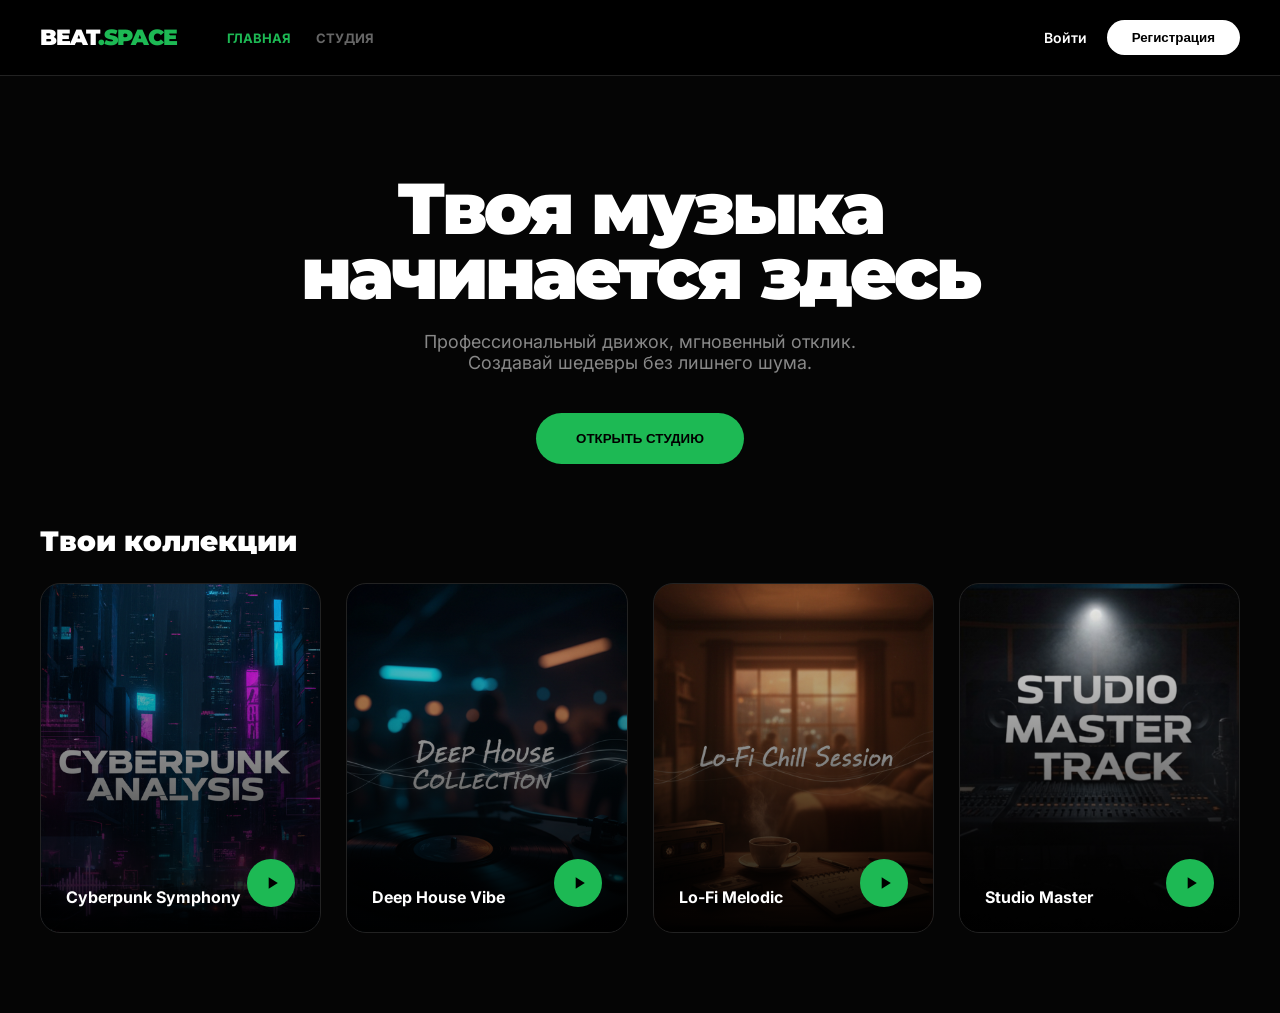
<file: index.html>
<!DOCTYPE html>
<html lang="ru">
<head>
    <meta charset="UTF-8">
    <meta name="viewport" content="width=device-width, initial-scale=1.0">
    <meta name="yandex-verification" content="ec507a18d7da2b7a" />
    <title>BeatLab | Главная</title>
    <link rel="stylesheet" href="style.css">
    <link href="https://fonts.googleapis.com/css2?family=Montserrat:wght@900&family=Inter:wght@400;700;900&display=swap" rel="stylesheet">
</head>
<body class="dark">

    <header class="head">
        <div class="logo">
            BEAT<span>.SPACE</span>
        </div>
        
        <nav class="nav">
            <a href="index.html" class="lnk active">Главная</a>
            <a href="studio.html" class="lnk">Студия</a>
        </nav>

        <div class="user">
            <a href="#" class="vhod">Войти</a>
            <button class="reg">Регистрация</button>
        </div>
    </header>

    <section class="glav">
        <h1 class="ttl">
            Твоя музыка <br> начинается здесь
        </h1>
        <p class="sub">
            Профессиональный движок, мгновенный отклик.<br>
            Создавай шедевры без лишнего шума.
        </p>
        <a href="studio.html">
            <button class="go">Открыть студию</button>
        </a>
    </section>

    <div class="wrap">
        <h2 class="label">Твои коллекции</h2>
        
        <main class="setka">
            <div class="muz" style="background-image: url('1.png')">
                <div class="muz-info">
                    <span class="muz-name">Cyberpunk Symphony</span>
                    <button class="play">
                        <svg viewBox="0 0 24 24"><path d="M8 5v14l11-7z"/></svg>
                    </button>
                </div>
            </div>

            <div class="muz" style="background-image: url('2.png')">
                <div class="muz-info">
                    <span class="muz-name">Deep House Vibe</span>
                    <button class="play">
                        <svg viewBox="0 0 24 24"><path d="M8 5v14l11-7z"/></svg>
                    </button>
                </div>
            </div>

            <div class="muz" style="background-image: url('3.png')">
                <div class="muz-info">
                    <span class="muz-name">Lo-Fi Melodic</span>
                    <button class="play">
                        <svg viewBox="0 0 24 24"><path d="M8 5v14l11-7z"/></svg>
                    </button>
                </div>
            </div>

            <div class="muz" style="background-image: url('4.png')">
                <div class="muz-info">
                    <span class="muz-name">Studio Master</span>
                    <button class="play">
                        <svg viewBox="0 0 24 24"><path d="M8 5v14l11-7z"/></svg>
                    </button>
                </div>
            </div>
        </main>
    </div>

</body>

</html>
</file>
<file: style.css>
:root {
    --green: #1db954;
    --black: #050505;
    --dark-gray: #111;
    --gray: #222;
    --text: #888;
}

* { box-sizing: border-box; margin: 0; padding: 0; }

body.dark {
    background-color: var(--black);
    color: #fff;
    font-family: 'Inter', sans-serif;
}

/* --- ШАПКА --- */
.head {
    display: flex; align-items: center;
    padding: 20px 40px;
    background: rgba(0,0,0,0.9);
    border-bottom: 1px solid var(--gray);
    position: sticky; top: 0; z-index: 100;
}
.logo { font-family: 'Montserrat', sans-serif; font-weight: 900; font-size: 22px; letter-spacing: -1px; }
.logo span { color: var(--green); }

.nav { display: flex; gap: 25px; margin-left: 50px; }
.lnk { color: #666; text-decoration: none; font-size: 13px; font-weight: 700; text-transform: uppercase; transition: 0.3s; }
.lnk.active, .lnk:hover { color: var(--green); }

.user { margin-left: auto; display: flex; align-items: center; gap: 20px; }
.vhod { color: #fff; text-decoration: none; font-size: 14px; font-weight: 600; }
.reg { background: #fff; border: none; padding: 10px 25px; border-radius: 30px; font-weight: 700; cursor: pointer; }

/* --- ГЛАВНАЯ СТРАНИЦА --- */
.glav { text-align: center; padding: 100px 20px 60px; }
.ttl { font-family: 'Montserrat'; font-size: 72px; font-weight: 900; line-height: 0.9; letter-spacing: -3px; margin-bottom: 25px; }
.sub { color: var(--text); font-size: 18px; max-width: 550px; margin: 0 auto 40px; }

.go {
    background: var(--green); color: #000; border: none;
    padding: 18px 40px; border-radius: 50px; font-weight: 900;
    text-transform: uppercase; cursor: pointer; transition: 0.3s;
}
.go:hover { transform: scale(1.05); background: #1ed760; }

.wrap { padding: 0 40px 80px; }
.label { font-family: 'Montserrat'; font-size: 28px; font-weight: 900; margin-bottom: 25px; }
.setka { display: grid; grid-template-columns: repeat(auto-fit, minmax(280px, 1fr)); gap: 25px; }

.muz {
    height: 350px; border-radius: 20px;
    background-color: var(--dark-gray); background-size: cover; background-position: center;
    border: 1px solid var(--gray); position: relative; overflow: hidden;
    cursor: pointer; transition: 0.4s;
}
.muz:hover { transform: translateY(-8px); border-color: #555; }
.muz-info {
    position: absolute; inset: 0; padding: 25px;
    display: flex; justify-content: space-between; align-items: flex-end;
    background: linear-gradient(to top, rgba(0,0,0,0.95), transparent);
}
.muz-name { font-weight: 700; font-size: 16px; }

.play {
    width: 48px; height: 48px; background: var(--green); border-radius: 50%;
    border: none; display: flex; align-items: center; justify-content: center;
    cursor: pointer; transition: 0.2s;
}
.play:hover { transform: scale(1.1); }
.play svg { width: 20px; height: 20px; fill: #000; margin-left: 2px; }

/* --- СТУДИЯ --- */
.studio-page { height: 100vh; display: flex; flex-direction: column; overflow: hidden; }
.studio-workplace { display: flex; flex: 1; }

.side-bar { width: 240px; background: #0a0a0a; border-right: 1px solid var(--gray); padding: 30px 20px; }
.tool-head { font-weight: 900; text-transform: uppercase; font-size: 12px; color: var(--text); margin-bottom: 20px; }
.tool-item { padding: 12px; border-radius: 8px; margin-bottom: 5px; cursor: pointer; color: #ccc; transition: 0.2s; font-size: 14px; }
.tool-item:hover { background: var(--gray); color: #fff; }

.editor { flex: 1; display: flex; flex-direction: column; background: #111; }
.top-panel { padding: 15px 30px; border-bottom: 1px solid var(--gray); display: flex; justify-content: space-between; align-items: center; }
.proj-name { font-size: 18px; font-weight: 700; }

.btn-upload { 
    background: #333; padding: 8px 16px; border-radius: 5px; 
    font-size: 12px; font-weight: 700; cursor: pointer; transition: 0.2s;
}
.btn-upload:hover { background: #444; }

.track-area { flex: 1; padding: 40px; background: #0e0e0e; display: flex; flex-direction: column; justify-content: center; }
#waveform { width: 100%; }

.control-deck { 
    height: 90px; background: #151515; border-top: 1px solid var(--gray);
    display: flex; align-items: center; padding: 0 40px; gap: 40px; 
}
.transport { display: flex; align-items: center; gap: 15px; }
.btn-play-big { 
    width: 50px; height: 50px; border-radius: 50%; background: var(--green);
    border: none; font-size: 20px; cursor: pointer; display: flex; align-items: center; justify-content: center;
}
.btn-icon { background: transparent; border: 1px solid #444; color: #fff; width: 35px; height: 35px; border-radius: 5px; cursor: pointer; }
.btn-icon:hover { border-color: #fff; }

.fx-group { display: flex; flex-direction: column; gap: 5px; min-width: 100px; }
.fx-group label { font-size: 10px; text-transform: uppercase; color: var(--text); font-weight: 700; }
input[type=range] { accent-color: var(--green); cursor: pointer; }
/* --- Drum Pads --- */
.pads-container {
    padding: 20px 40px;
    background: #0a0a0a;
    border-top: 1px solid var(--gray);
}

.tool-title {
    font-size: 10px;
    text-transform: uppercase;
    color: var(--text);
    margin-bottom: 15px;
    letter-spacing: 1px;
}

.pads-grid {
    display: flex;
    gap: 15px;
}

.pad {
    width: 80px;
    height: 80px;
    background: #1a1a1a;
    border: 2px solid #333;
    border-radius: 10px;
    display: flex;
    align-items: center;
    justify-content: center;
    font-weight: 900;
    font-size: 12px;
    cursor: pointer;
    transition: 0.1s;
    user-select: none;
}

.pad:active, .pad.playing {
    background: var(--green);
    color: #000;
    transform: scale(0.95);
    box-shadow: 0 0 20px var(--green);
}

.tool-item.active {
    background: var(--gray);
    color: var(--green);
    border-left: 3px solid var(--green);
}
</file>
